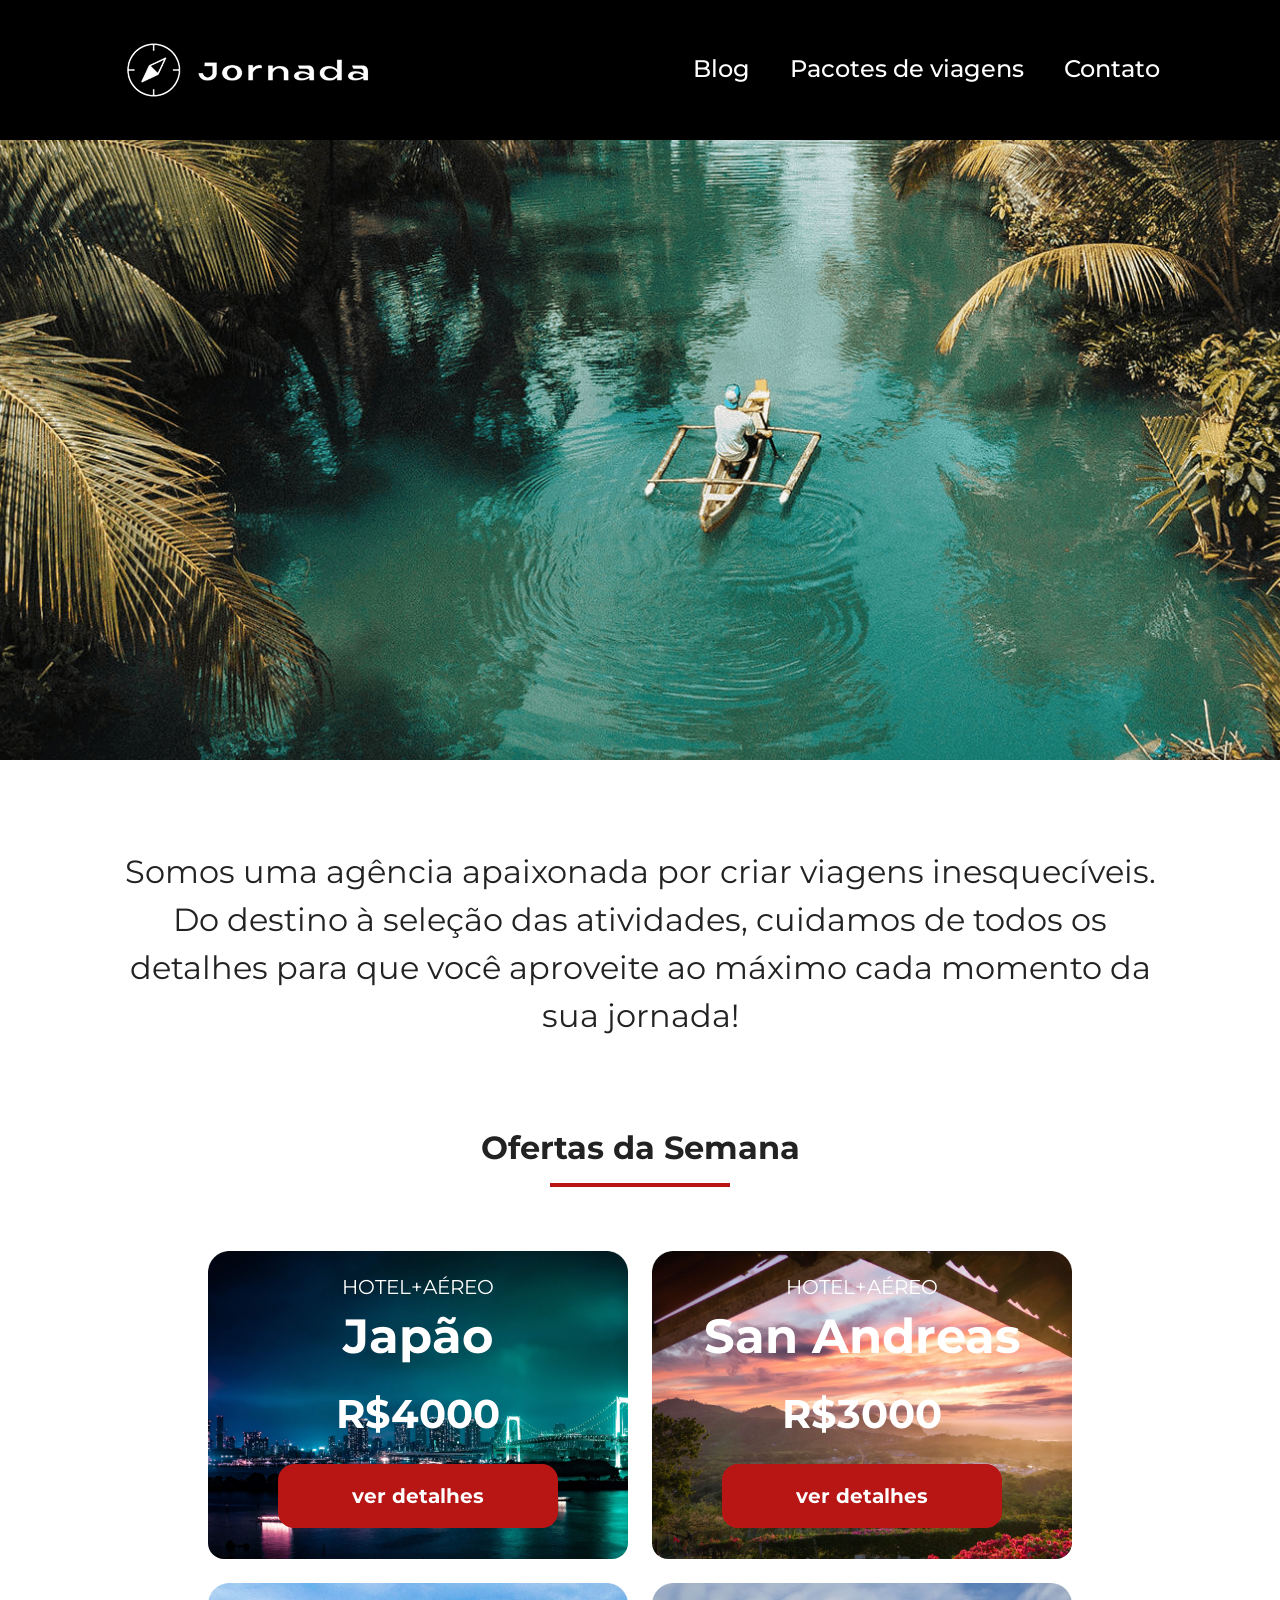
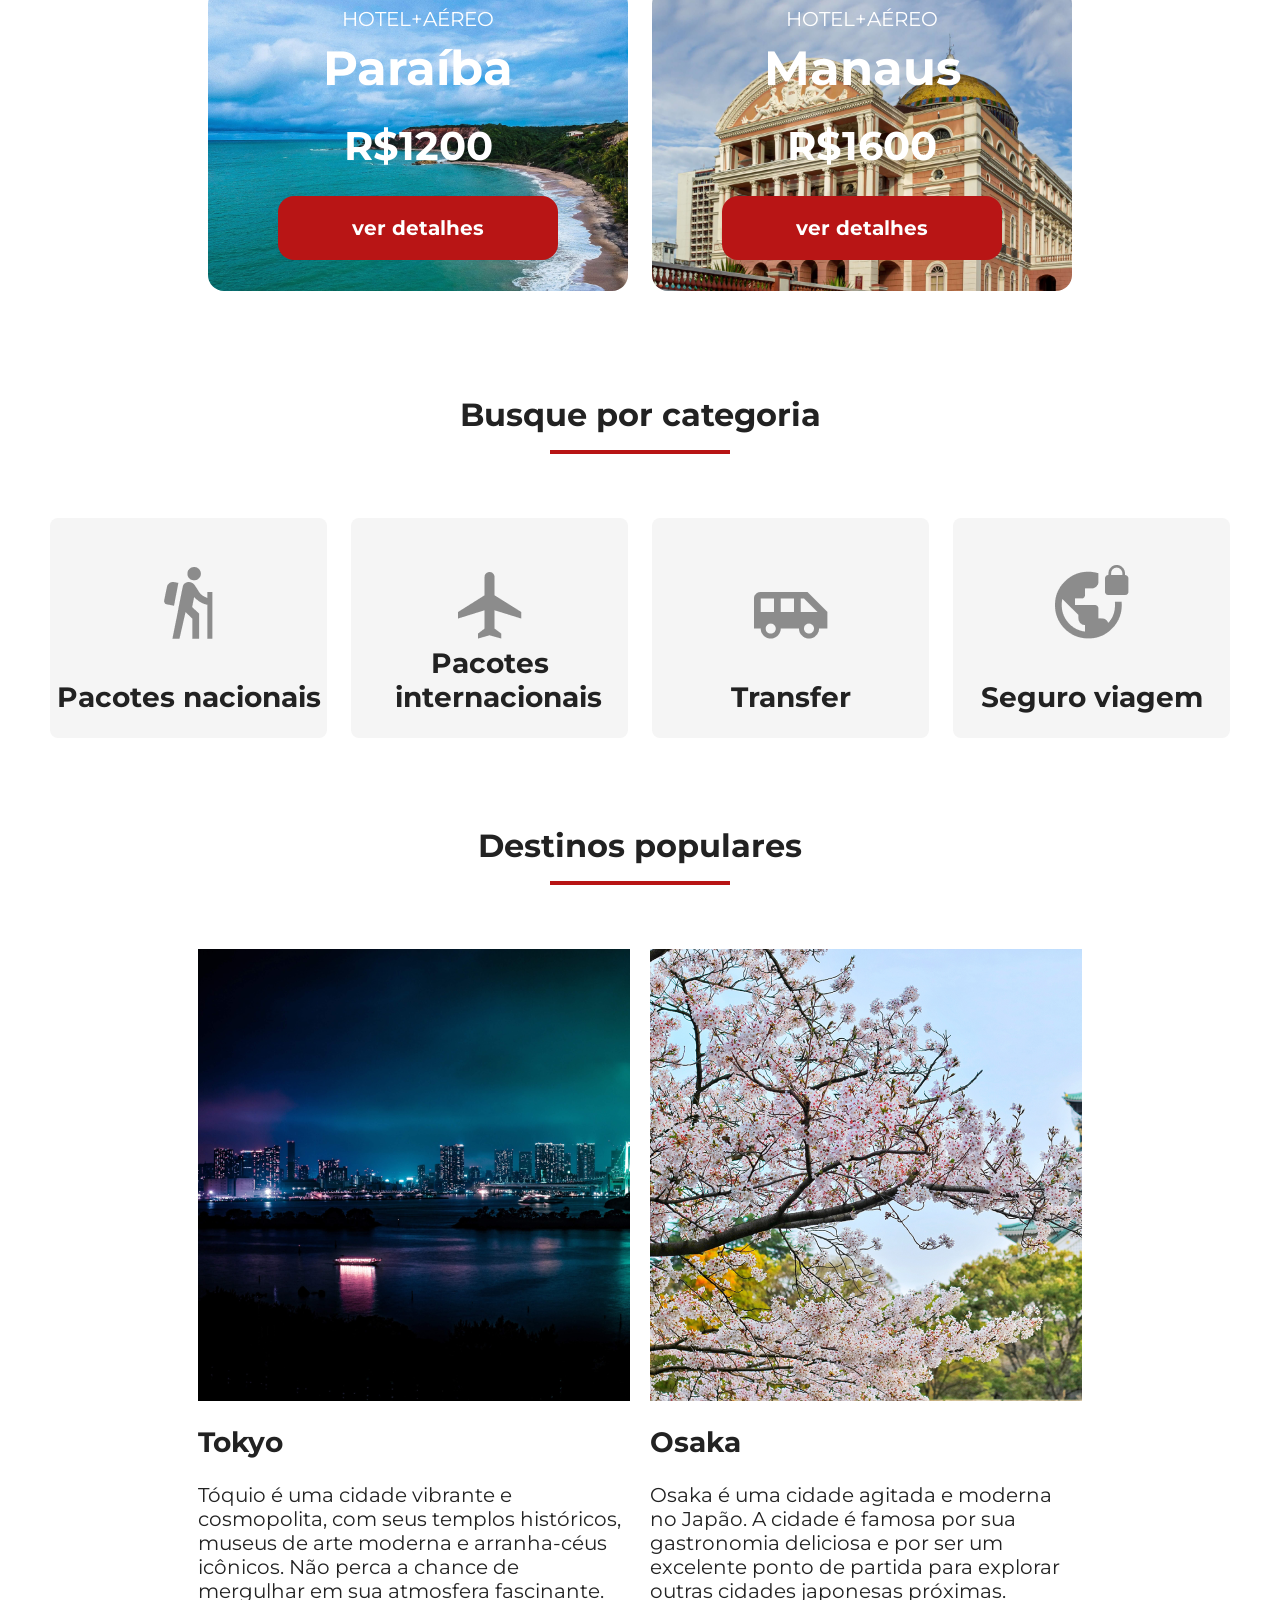
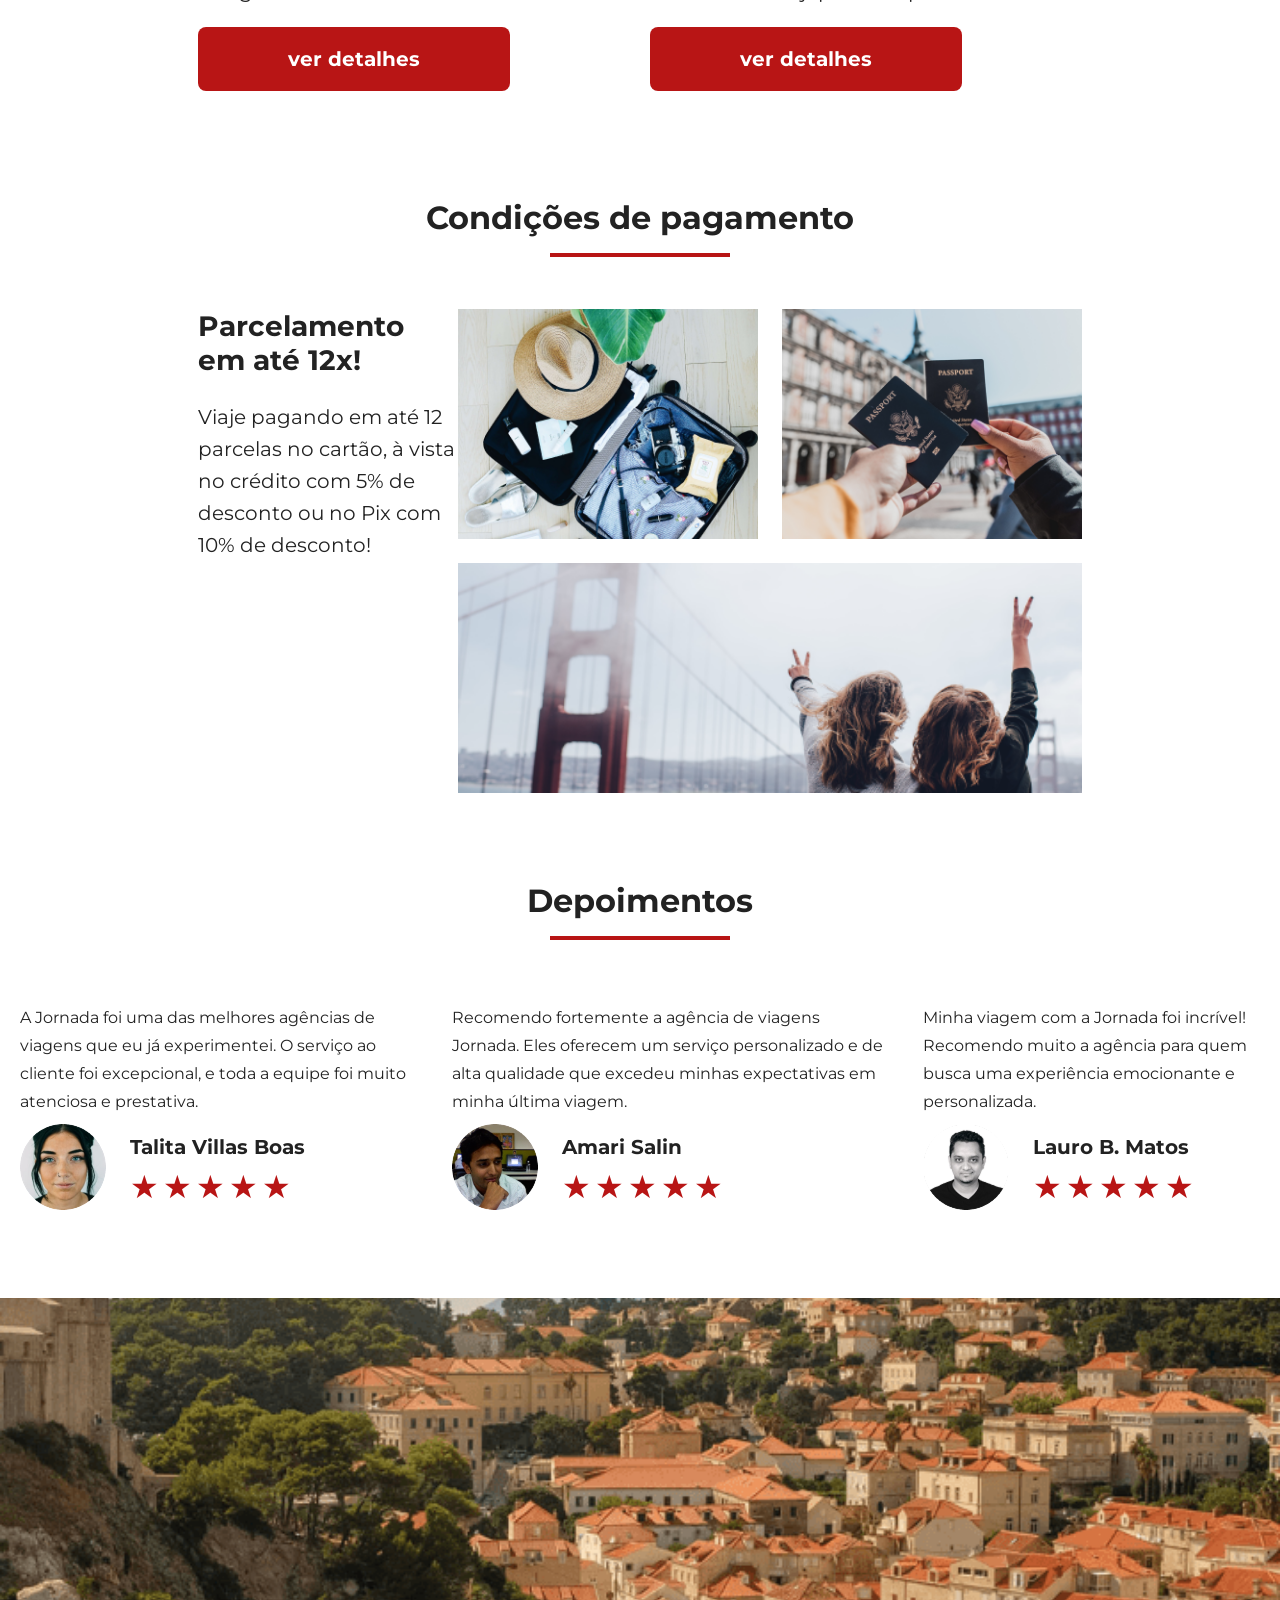
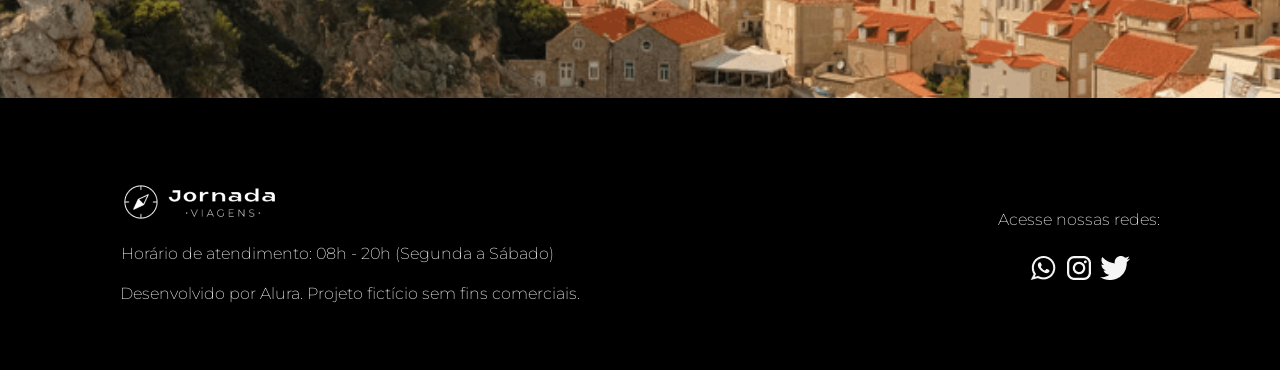
<file: index.html>
<!doctype html>
<html lang="pt-br">
  <head>
    <meta charset="UTF-8" />
    <meta name="viewport" content="width=device-width, initial-scale=1.0" />
    <meta
      name="description"
      content="Jornada Viagens,agência apaixonada por criar viagens inesquecíveis."
    />
    <meta name="og:title" content="jornada-viagens" />
    <meta
      name="og:description"
      content="Jornada Viagens,agência apaixonada por criar viagens inesquecíveis"
    />
    <meta
      name="og:image"
      content="https://joaougalde.github.io/jornada-viagens/img/Logo-branco.png"
    />
    <meta name="og:type" content="website" />
    <meta name="og:url" content="https://joaougalde.github.io/" />

    <link rel="icon" href="favico_branca.svg" />
    <link rel="stylesheet" href="css/style.css" />
    <title>Jornada Viagens</title>
  </head>
  <body>
    <header class="first">
      <a class="logo" href="index.html" title="voltar para a pagina inicial">
        <img
          class="img-mobile"
          src="img/bussola-jornada-branca.png"
          alt="bussola do logo jornada Viagens na cor branca"
        />
        <img
          class="img-desktop"
          src="img/logo-desktop.png"
          alt="bussola do logo jornada Viagens na cor branca"
        />
      </a>
      <div class="navigation-menu">
        <label for="menu">
          <img src="img/menu.png" alt="menu" />
        </label>
        <input type="checkbox" id="menu" hidden />
        <nav>
          <ul class="list_links">
            <li>
              <a href="blog.html" target="_blank" title="acessar blog">Blog</a>
            </li>
            <li>
              <a
                href="destino-japao.html"
                target="_blank"
                title="acessar de pacotes de viagens"
                >Pacotes de viagens</a
              >
            </li>
            <li>
              <a href="contato.html" target="_blank" title="acessar contatos"
                >Contato</a
              >
            </li>
          </ul>
        </nav>
      </div>
    </header>

    <section class="hero">
      <div class="hero-img"></div>
      <h2>
        Somos uma agência apaixonada por criar viagens inesquecíveis. Do destino
        à seleção das atividades, cuidamos de todos os detalhes para que você
        aproveite ao máximo cada momento da sua jornada!
      </h2>
    </section>

    <section class="offers">
      <div class="section_title">
        <h2>Ofertas da Semana</h2>
        <hr />
      </div>
      <div class="offers_cards">
        <article class="card japao">
          <header>
            <p>HOTEL+AÉREO</p>
            <h3>
              Japão <br />
              <span>R$4000</span>
            </h3>
          </header>
          <footer>
            <a href="#" class="button">ver detalhes</a>
          </footer>
        </article>
        <article class="card san-andreas">
          <header>
            <p>HOTEL+AÉREO</p>
            <h3>
              San Andreas<br />
              <span>R$3000</span>
            </h3>
          </header>
          <footer>
            <a href="#" class="button">ver detalhes</a>
          </footer>
        </article>
        <article class="card paraiba">
          <header>
            <p>HOTEL+AÉREO</p>
            <h3>
              Paraíba <br />
              <span>R$1200</span>
            </h3>
          </header>
          <footer>
            <a href="#" class="button">ver detalhes</a>
          </footer>
        </article>
        <article class="card manaus">
          <header>
            <p>HOTEL+AÉREO</p>
            <h3>
              Manaus<br />
              <span>R$1600</span>
            </h3>
          </header>
          <footer>
            <a href="#" class="button">ver detalhes</a>
          </footer>
        </article>
      </div>
    </section>

    <section class="category">
      <div class="section_title">
        <h2>Busque por categoria</h2>
        <hr />
      </div>
      <div class="category_cards_groupy">
        <div class="category_cards">
          <a href="#" class="category_bottons climber">
            <img
              src="img/ícone_alpinista-pacotes nacionais.png"
              alt="icone de uma pessoa com uma mochila e um suporte funcionando quase de uma bengala"
            />
            <h2>Pacotes nacionais</h2>
          </a>
        </div>
        <div class="category_cards">
          <a href="#" class="category_bottons airplane">
            <img
              src="img/ícone_avião-pacotes interacionais.png"
              alt="icone de um avião cinza visto de cima"
            />
            <h2>Pacotes internacionais</h2>
          </a>
        </div>
        <div class="category_cards">
          <a href="#" class="category_bottons car">
            <img
              src="img/ícone_carro-transfer.png"
              alt="icone de um carro cinza"
            />
            <h2>Transfer</h2>
          </a>
        </div>
        <div class="category_cards">
          <a href="#" class="category_bottons planet">
            <img
              src="img/ícone-planeta-seguro viagem.png"
              alt="icone de um planeta cinza com um cadeado no canto superior direito"
            />
            <h2>Seguro viagem</h2>
          </a>
        </div>
      </div>
    </section>

    <section class="destinations">
      <div class="section_title">
        <h2>Destinos populares</h2>
        <hr />
      </div>
      <div class="destination-items">
        <article class="item">
          <header>
            <div class="img_item tokyo"></div>
            <h4>Tokyo</h4>
            <p>
              Tóquio é uma cidade vibrante e cosmopolita, com seus templos
              históricos, museus de arte moderna e arranha-céus icônicos. Não
              perca a chance de mergulhar em sua atmosfera fascinante.
            </p>
          </header>
          <footer>
            <a href="#" class="button">ver detalhes</a>
          </footer>
        </article>
        <article class="item">
          <header>
            <div class="img_item osaka"></div>
            <h4>Osaka</h4>
            <p>
              Osaka é uma cidade agitada e moderna no Japão. A cidade é famosa
              por sua gastronomia deliciosa e por ser um excelente ponto de
              partida para explorar outras cidades japonesas próximas.
            </p>
          </header>
          <footer>
            <a href="#" class="button">ver detalhes</a>
          </footer>
        </article>
      </div>
    </section>

    <section class="payments">
      <div class="section_title">
        <h2>Condições de pagamento</h2>
        <hr />
      </div>
      <div class="payments_contain">
        <div class="payments-forms">
          <h4>Parcelamento em até 12x!</h4>
          <p>
            Viaje pagando em até 12 parcelas no cartão, à vista no crédito com
            5% de desconto ou no Pix com 10% de desconto!
          </p>
        </div>
        <div class="img-payments">
          <div class="img_menor img1"></div>
          <div class="img_menor img2"></div>
          <div class="img_maior"></div>
        </div>
      </div>
    </section>

    <section class="testimonials">
      <div class="section_title">
        <h2>Depoimentos</h2>
        <hr />
      </div>

      <div class="testimonial_container">
        <article>
          <header>
            <p>
              A Jornada foi uma das melhores agências de viagens que eu já
              experimentei. O serviço ao cliente foi excepcional, e toda a
              equipe foi muito atenciosa e prestativa.
            </p>
          </header>
          <footer>
            <img
              src="img/talita.depoimentos.png"
              alt="imagem de perfil da cliente Talita Villas Boas"
            />
            <div class="profile_content">
              <h4>Talita Villas Boas</h4>
              <div class="ratting">
                <span class="star">★</span>
                <span class="star">★</span>
                <span class="star">★</span>
                <span class="star">★</span>
                <span class="star">★</span>
              </div>
            </div>
          </footer>
        </article>

        <article>
          <header>
            <p>
              Recomendo fortemente a agência de viagens Jornada. Eles oferecem
              um serviço personalizado e de alta qualidade que excedeu minhas
              expectativas em minha última viagem.
            </p>
          </header>
          <footer>
            <img
              src="img/amari.depoimentos.png"
              alt="imagem de perfil do cliente Amari Salin"
            />
            <div class="profile_content">
              <h4>Amari Salin</h4>
              <div class="ratting">
                <span class="star">★</span>
                <span class="star">★</span>
                <span class="star">★</span>
                <span class="star">★</span>
                <span class="star">★</span>
              </div>
            </div>
          </footer>
        </article>

        <article>
          <header>
            <p>
              Minha viagem com a Jornada foi incrível! Recomendo muito a agência
              para quem busca uma experiência emocionante e personalizada.
            </p>
          </header>
          <footer>
            <img
              src="img/lauro.depoimentos.png"
              alt="imagem de perfil do cliente Lauro B. Matos"
            />
            <div class="profile_content">
              <h4>Lauro B. Matos</h4>
              <div class="ratting">
                <span class="star">★</span>
                <span class="star">★</span>
                <span class="star">★</span>
                <span class="star">★</span>
                <span class="star">★</span>
              </div>
            </div>
          </footer>
        </article>
      </div>
    </section>

    <footer class="footer_body">
      <div class="footer_img"></div>
      <div class="footer_container">
        <div class="footer_information">
          <div class="footer_additionals">
            <img
              class="logo-jornada-viagens"
              src="img/Logo-branco.png"
              alt="logo da empresa jornada viagens"
            />
            <h2 class="h2_p">
              Horário de atendimento: 08h - 20h (Segunda a Sábado)
            </h2>
            <h2>
              Desenvolvido por Alura. Projeto fictício sem fins comerciais.
            </h2>
          </div>
          <div class="img_redes">
            <h2>Acesse nossas redes:</h2>
            <div class="redes">
              <img
                class="whatsapp"
                src="img/whatsapp.png"
                alt="logo da empresa whatsapp"
              />
              <img
                class="instragam"
                src="img/instragam.png"
                alt="logo da empresa instragam"
              />
              <img
                class="twiter"
                src="img/twiter.png"
                alt="logo da empresa twitter"
              />
            </div>
          </div>
        </div>
      </div>
    </footer>
  </body>
</html>
</file>
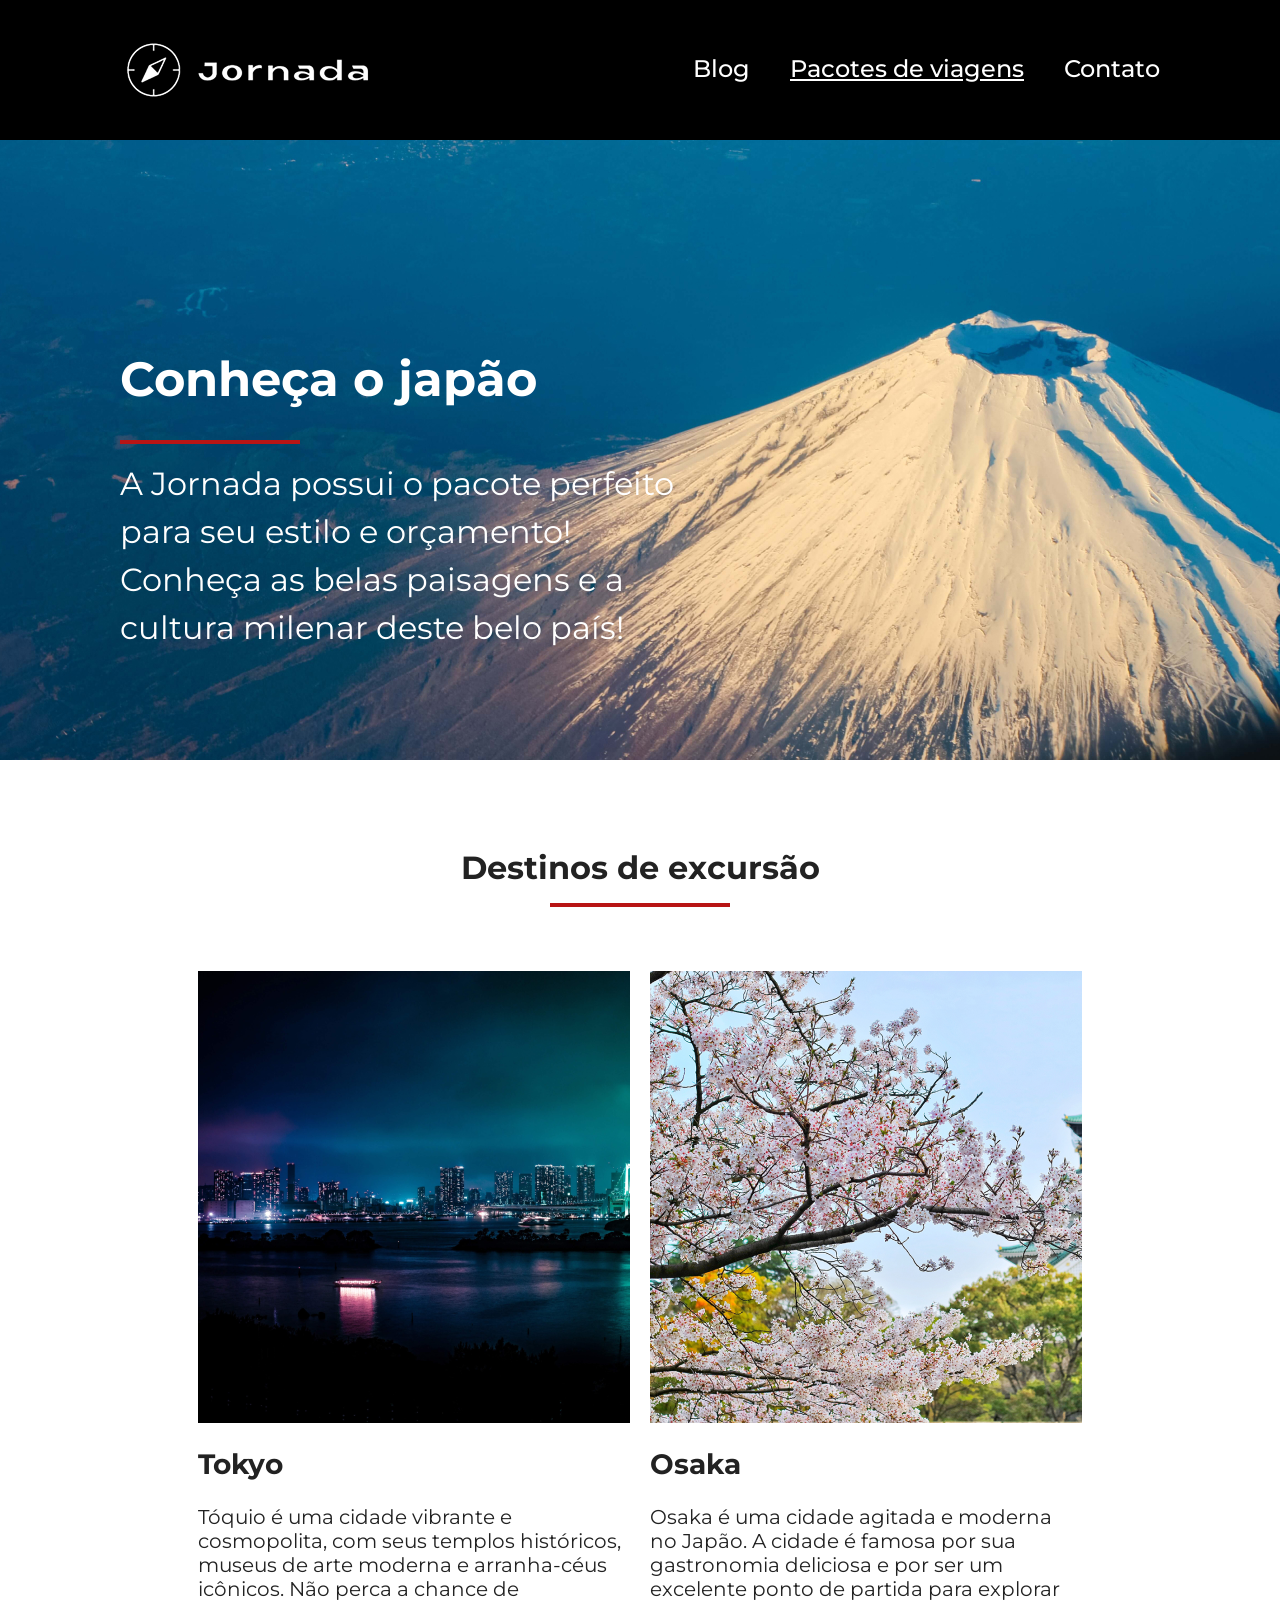
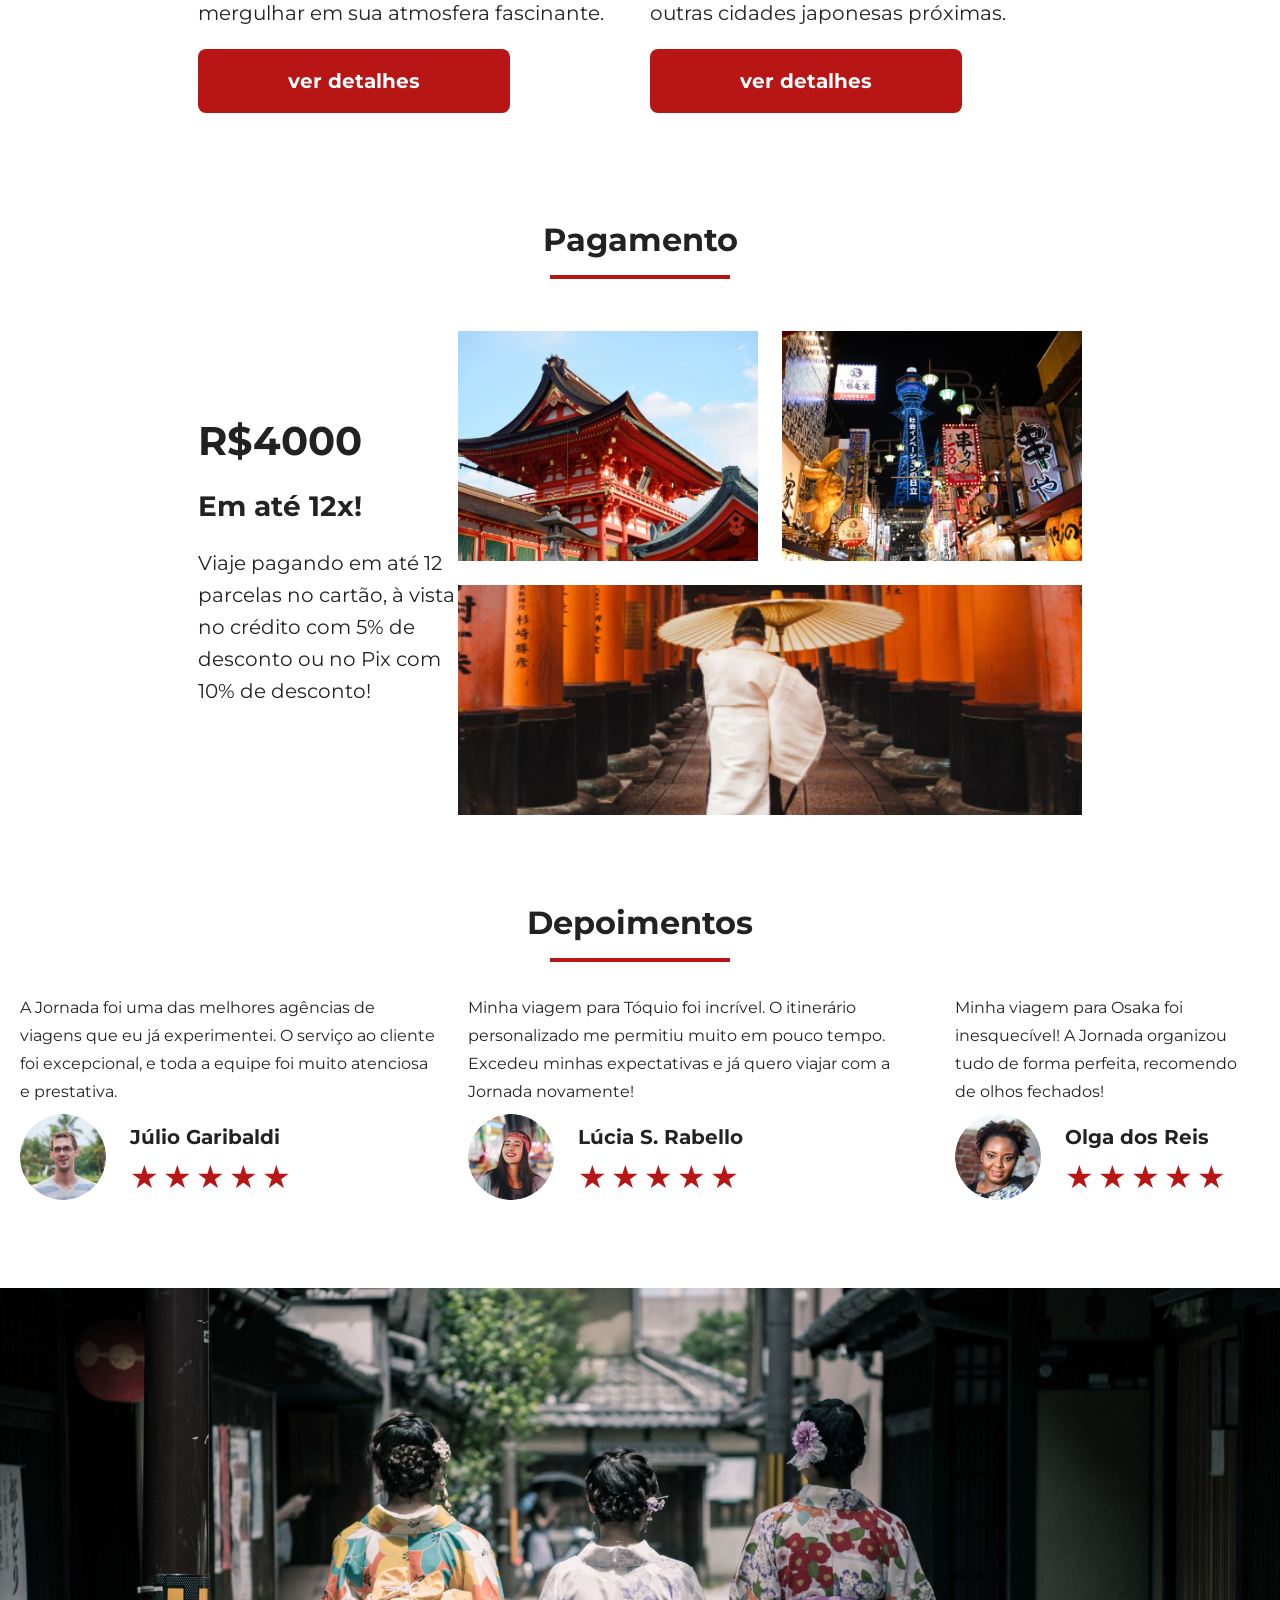
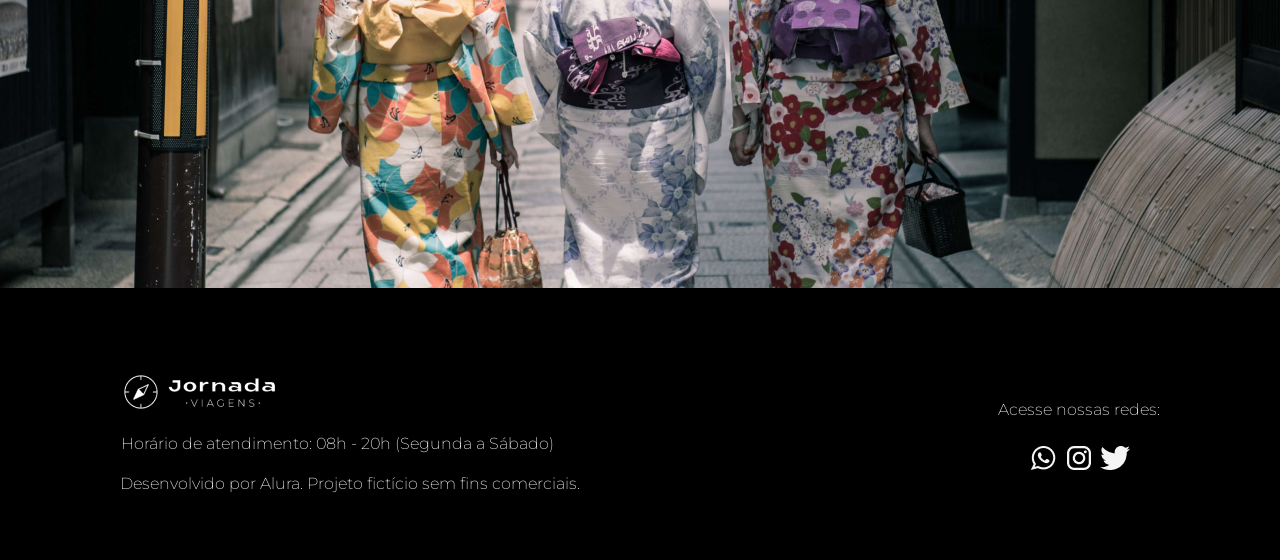
<file: destino-japao.html>
<!doctype html>
<html lang="pt-br">
  <head>
    <meta charset="UTF-8" />
    <meta name="viewport" content="width=device-width, initial-scale=1.0" />

    <link rel="icon" href="favico_branca.svg" />
    <link rel="stylesheet" href="css/destinos/japao.css" />
    <title>Jornada-Viagens-Japão</title>
  </head>
  <body>
    <header class="first">
      <a class="logo" href="index.html" title="voltar para a pagina inicial">
        <img
          class="img-mobile"
          src="img/bussola-jornada-branca.png"
          alt="bussola do logo jornada Viagens na cor branca"
        />
        <img
          class="img-desktop"
          src="img/logo-desktop.png"
          alt="bussola do logo jornada Viagens na cor branca"
        />
      </a>
      <div class="navigation-menu">
        <label for="menu">
          <img src="img/menu.png" alt="menu" />
        </label>
        <input type="checkbox" id="menu" hidden />
        <nav>
          <ul class="list_links">
            <li>
              <a href="blog.html" target="_blank" title="acessar blog">Blog</a>
            </li>
            <li>
              <a
                class="pacotes"
                href="pacotes.html"
                target="_blank"
                title="acessar de pacotes de viagens"
                >Pacotes de viagens</a
              >
            </li>
            <li>
              <a href="contato.html" target="_blank" title="acessar contatos"
                >Contato</a
              >
            </li>
          </ul>
        </nav>
      </div>
    </header>

    <section class="hero">
      <div class="hero-img">
        <div class="section_title">
          <h1>Conheça o japão</h1>
          <hr />
          <p>
            A Jornada possui o pacote perfeito para seu estilo e orçamento!
            Conheça as belas paisagens e a cultura milenar deste belo país!
          </p>
        </div>
      </div>
    </section>

    <section class="destinations">
      <div class="section_title">
        <h2>Destinos de excursão</h2>
        <hr />
      </div>
      <div class="destination-items">
        <article class="item">
          <header>
            <div class="img_item tokyo"></div>
            <h4>Tokyo</h4>
            <p>
              Tóquio é uma cidade vibrante e cosmopolita, com seus templos
              históricos, museus de arte moderna e arranha-céus icônicos. Não
              perca a chance de mergulhar em sua atmosfera fascinante.
            </p>
          </header>
          <footer>
            <a href="#" class="button">ver detalhes</a>
          </footer>
        </article>
        <article class="item">
          <header>
            <div class="img_item osaka"></div>
            <h4>Osaka</h4>
            <p>
              Osaka é uma cidade agitada e moderna no Japão. A cidade é famosa
              por sua gastronomia deliciosa e por ser um excelente ponto de
              partida para explorar outras cidades japonesas próximas.
            </p>
          </header>
          <footer>
            <a href="#" class="button">ver detalhes</a>
          </footer>
        </article>
      </div>
    </section>

    <section class="payments">
      <div class="section_title">
        <h2>Pagamento</h2>
        <hr />
      </div>
      <div class="payments_contain">
        <div class="payments-forms">
          <h2>R$4000</h2>
          <h4>Em até 12x!</h4>
          <p>
            Viaje pagando em até 12 parcelas no cartão, à vista no crédito com
            5% de desconto ou no Pix com 10% de desconto!
          </p>
        </div>
        <div class="img-payments">
          <div class="img_menor img1"></div>
          <div class="img_menor img2"></div>
          <div class="img_maior"></div>
        </div>
      </div>
    </section>

    <section class="testimonials">
      <div class="section_title">
        <h2>Depoimentos</h2>
        <hr />
      </div>

      <div class="testimonial_container">
        <article>
          <header>
            <p>
              A Jornada foi uma das melhores agências de viagens que eu já
              experimentei. O serviço ao cliente foi excepcional, e toda a
              equipe foi muito atenciosa e prestativa.
            </p>
          </header>
          <footer>
            <img
              src="img/julio.japan.jpg"
              alt="imagem de perfil da cliente Talita Villas Boas"
            />
            <div class="profile_content">
              <h4>Júlio Garibaldi</h4>
              <div class="ratting">
                <span class="star">★</span>
                <span class="star">★</span>
                <span class="star">★</span>
                <span class="star">★</span>
                <span class="star">★</span>
              </div>
            </div>
          </footer>
        </article>

        <article>
          <header>
            <p>
              Minha viagem para Tóquio foi incrível. O itinerário personalizado
              me permitiu muito em pouco tempo. Excedeu minhas expectativas e já
              quero viajar com a Jornada novamente!
            </p>
          </header>
          <footer>
            <img
              src="img/lucia.japan.jpg"
              alt="imagem de perfil do cliente Amari Salin"
            />
            <div class="profile_content">
              <h4>Lúcia S. Rabello</h4>
              <div class="ratting">
                <span class="star">★</span>
                <span class="star">★</span>
                <span class="star">★</span>
                <span class="star">★</span>
                <span class="star">★</span>
              </div>
            </div>
          </footer>
        </article>

        <article>
          <header>
            <p>
              Minha viagem para Osaka foi inesquecível! A Jornada organizou tudo
              de forma perfeita, recomendo de olhos fechados!
            </p>
          </header>
          <footer>
            <img
              src="img/olga.japan.jpg"
              alt="imagem de perfil do cliente Lauro B. Matos"
            />
            <div class="profile_content">
              <h4>Olga dos Reis</h4>
              <div class="ratting">
                <span class="star">★</span>
                <span class="star">★</span>
                <span class="star">★</span>
                <span class="star">★</span>
                <span class="star">★</span>
              </div>
            </div>
          </footer>
        </article>
      </div>
    </section>

    <footer class="footer_body">
      <div class="footer_img"></div>
      <div class="footer_container">
        <div class="footer_information">
          <div class="footer_additionals">
            <img
              class="logo-jornada-viagens"
              src="img/Logo-branco.png"
              alt="logo da empresa jornada viagens"
            />
            <h2 class="h2_p">
              Horário de atendimento: 08h - 20h (Segunda a Sábado)
            </h2>
            <h2>
              Desenvolvido por Alura. Projeto fictício sem fins comerciais.
            </h2>
          </div>
          <div class="img_redes">
            <h2>Acesse nossas redes:</h2>
            <div class="redes">
              <img
                class="whatsapp"
                src="img/whatsapp.png"
                alt="logo da empresa whatsapp"
              />
              <img
                class="instragam"
                src="img/instragam.png"
                alt="logo da empresa instragam"
              />
              <img
                class="twiter"
                src="img/twiter.png"
                alt="logo da empresa twitter"
              />
            </div>
          </div>
        </div>
      </div>
    </footer>
  </body>
</html>
</file>
<file: css/style.css>
@import url(global.css);
@import url(header.css);
@import url(hero.css);
@import url(offers.css);
@import url(category.css);
@import url(popular_destinations.css);
@import url(payments.css);
@import url(testmonials.css);
@import url(footer.css);
</file>
<file: css/destinos/japao.css>
@import url(../style.css);

 /* header */
  .navigation-menu nav ul li a.pacotes {
    text-decoration: underline;
  }

  /* hero */
.hero .hero-img {
  height: 460px;
  width: 100%;
  background: url(../../img/img_monte_fuji_japao_mobile.jpg) no-repeat;
  background-size: cover;
  padding: 65px 24px;
  box-sizing: border-box;
}
.section_title {
  margin: 0;
}
.hero .hero-img .section_title hr {
  margin: 32px 0 16px;
}
.hero .hero-img .section_title h1 {
  color: var(--text-secondary-color);
  font-weight: var(--title-weigth);
  font-size: 48px;
}
.hero .hero-img .section_title p {
  color: var(--text-secondary-color);
  font-weight: var(--text-weigth);
  font-size: 20px;
  line-height: 32px;
}
/* destination */
.destinations {
  margin-top: 88px;
}
.destinations .section_title h2 {
  padding: 0px 60px;
}
/* payments */
.payments .payments_contain .payments-forms h2 {
  font-weight: var(--title-weigth);
  font-size: 40px;
  margin-bottom: 24px;
}
.payments .payments_contain .img-payments .img_menor.img1 {
  background-image: url(../../img/templo.japan.jpg);
  background-position: 60% center;
}
.payments .payments_contain .img-payments .img_menor.img2 {
  background-image: url(../../img/tokyo.japan.jpg);
  background-position: 60% center;
}
.payments .payments_contain .img-payments .img_maior {
  background-image: url(../../img/woman.japan.jpg);
  background-position: 60% center;
}

/* footer */
.footer_img{
   background-image: url(../../img/japanese_womans_japan_mobile.png);
}
@media screen and (min-width: 768px) {
  /* hero */
  .hero .hero-img {
    height: 620px;
    width: 100%;
    background: url(../../img/img_monte_fuji_japao_tablet_desktop_.jpg)
      no-repeat;
    background-size: cover;
    background-position: 70% center;
    padding: 210px 69px 108px 120px;
  }

  .hero .hero-img .section_title p {
    font-size: 32px;
    line-height: 150%;
  }
  /* footer */
  .footer_img{
   background-image: url(../../img/japanese_womans_japan_tablet_desktop.png);
}
}

@media screen and (min-width: 1024px) {
  .hero .section_title {
    width: 580px;
  }
  /* payments */
  .payments-forms {
    display: flex;
    flex-direction: column;
    justify-content: center;
  }
  /* footer */
   .footer_img{
   height: 600px;
}
}
</file>
